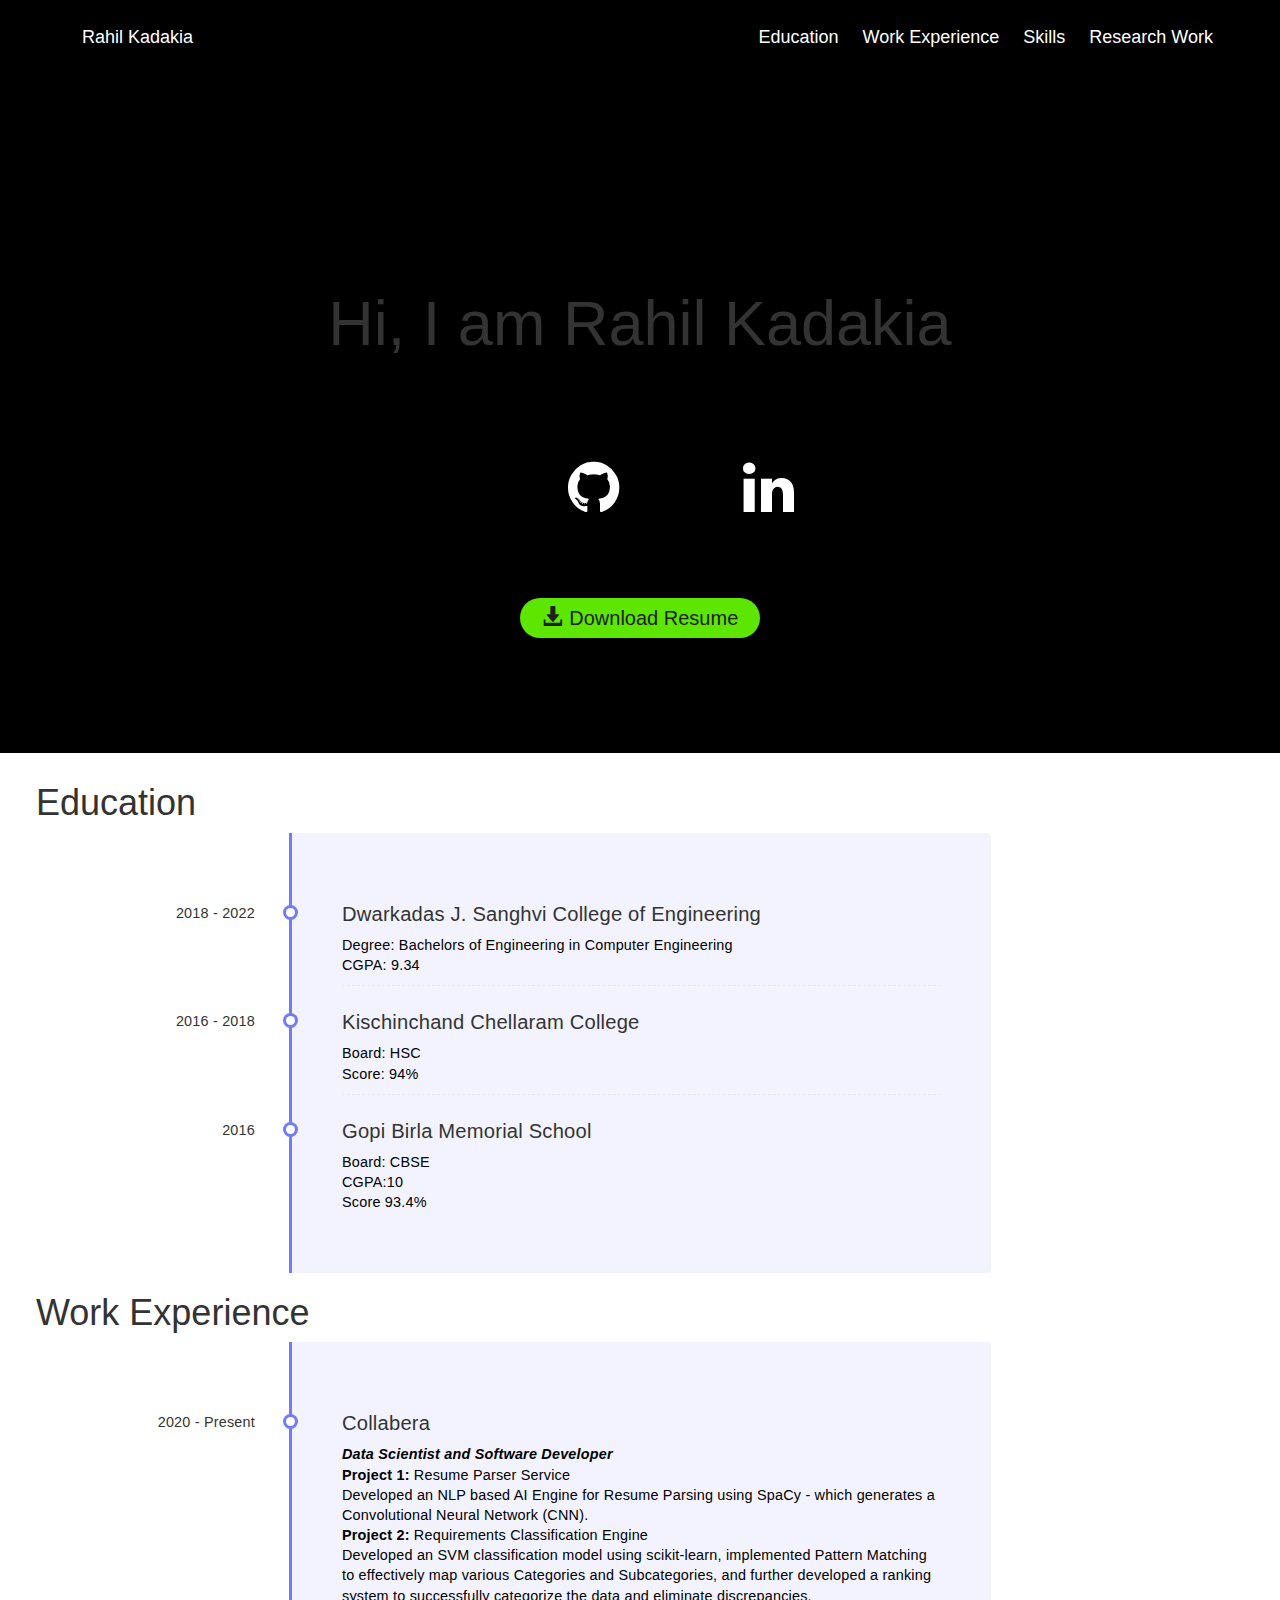
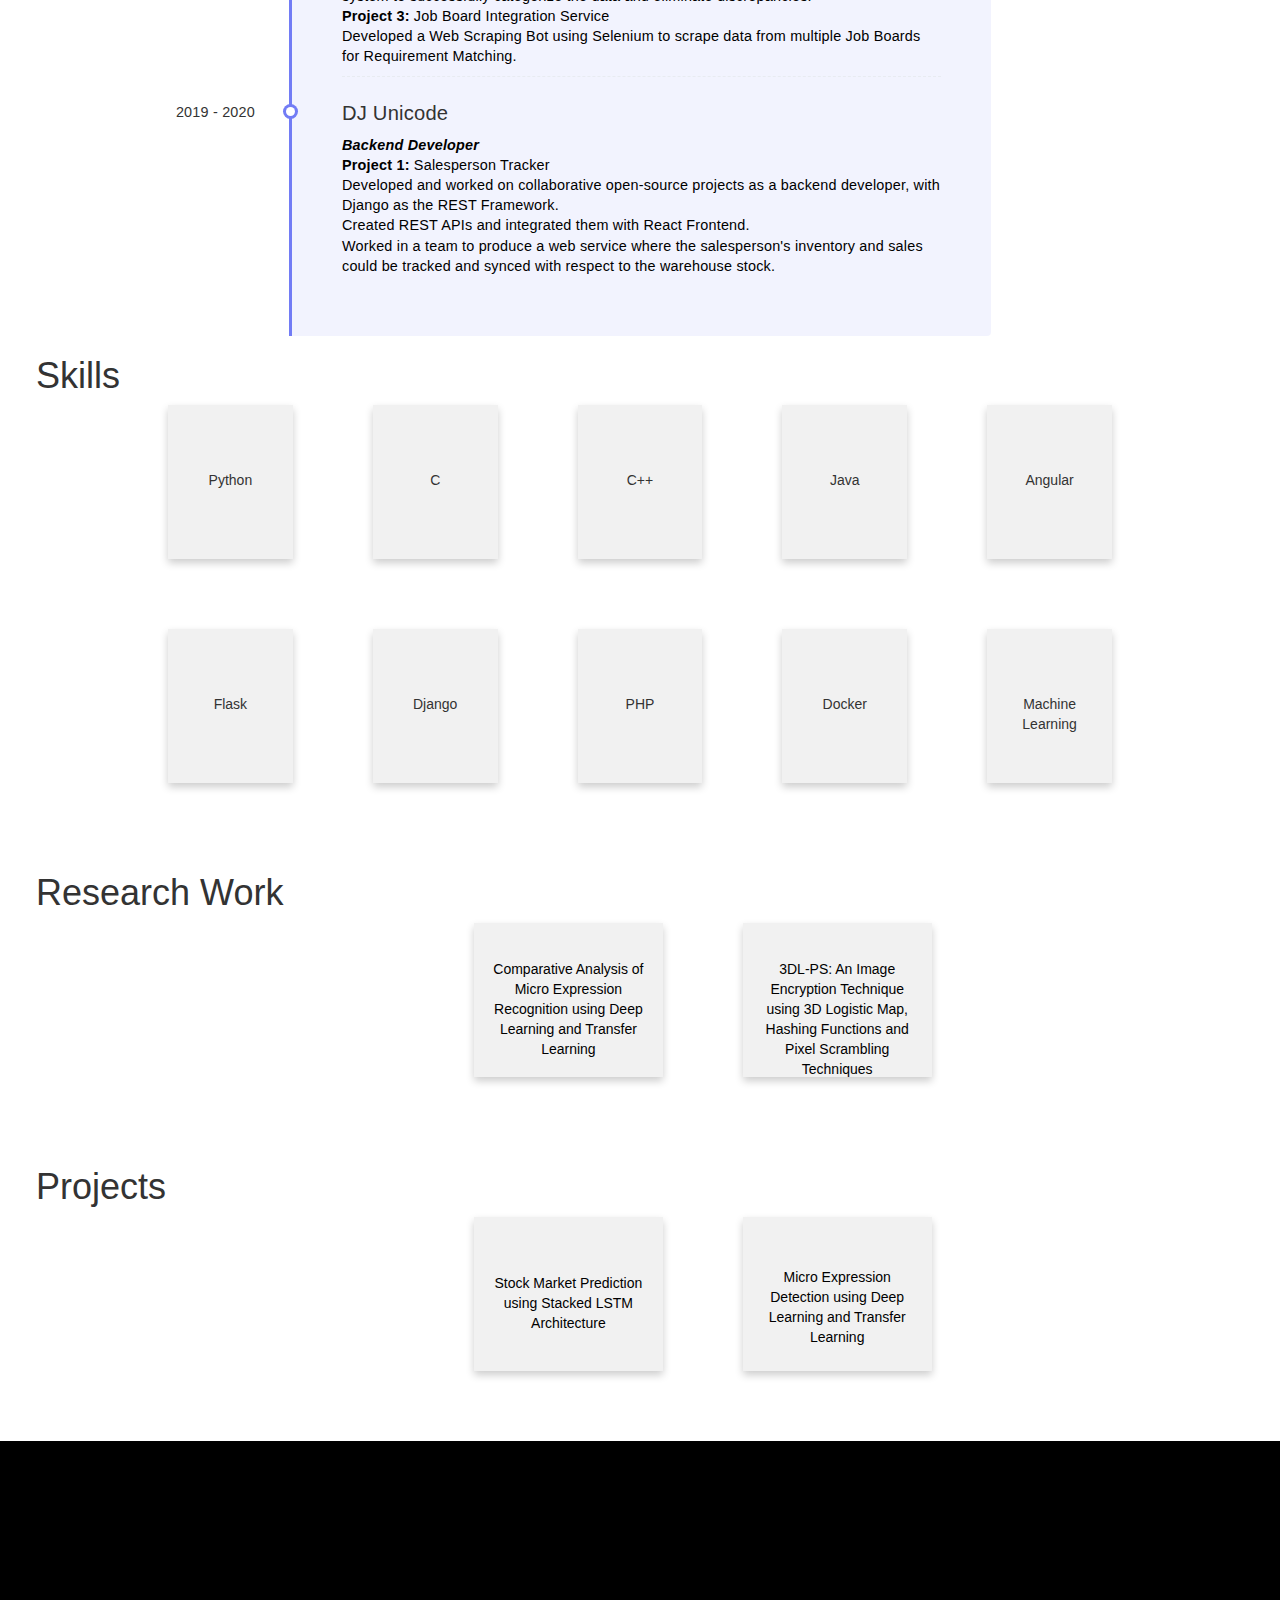
<file: index.html>
<!DOCTYPE html>
<html lang="en">

<head>
    <meta charset="UTF-8">
    <meta http-equiv="X-UA-Compatible" content="IE=edge">
    <meta name="viewport" content="width=device-width, initial-scale=1.0">
    <title>Rahil Kadakia's Portfolio</title>

    <link rel="stylesheet" href="index.css">
    <link rel="stylesheet" href="https://cdnjs.cloudflare.com/ajax/libs/font-awesome/4.7.0/css/font-awesome.min.css">
    <!-- Latest compiled and minified CSS -->
    <link rel="stylesheet" href="https://maxcdn.bootstrapcdn.com/bootstrap/3.4.1/css/bootstrap.min.css">
    <!-- jQuery library -->
    <script src="https://ajax.googleapis.com/ajax/libs/jquery/3.5.1/jquery.min.js"></script>
    <!-- Latest compiled JavaScript -->
    <script src="https://maxcdn.bootstrapcdn.com/bootstrap/3.4.1/js/bootstrap.min.js"></script>
</head>

<body>
    <div class="navbar"><!-- NAVBAR STARTS HERE -->
        <div class="container">
            <a href="#" class="logo">Rahil Kadakia</a>
            <div class="navbar-right">
                <a href="#education">Education</a>
                <a href="#work">Work Experience</a>
                <a href="#skills">Skills</a>
                <a href="#research">Research Work</a>
            </div>
        </div>
    </div>
    
    <!-- Jumbotron -->

    <div class="jumbotron">
        <h1 class="display-4 jumbotron-heading">Hi, I am Rahil Kadakia</h1>
        
        <div class="socials">
            
                <a href="https://github.com/rahilkadakia" target="_blank">
                    <i class="fa fa-github" style="font-size:60px"></i>
                </a>
            
                <a href="https://www.linkedin.com/in/rahilkadakia99/" target="_blank">
                    <i class="fa fa-linkedin" style="font-size:60px"></i>
                </a>
            
        </div>
        
        <div class="button-outer">
            <a href="Rahil_Resume.pdf" target="_blank">
                <button class="resume-button"><span class="glyphicon glyphicon-download-alt"></span>
                    Download Resume
                </button>
            </a>
        </div>
    </div>

    <div class="education" id="education">
        <h1 class="cat-head">Education</h1>
        <div class="container">
            <div class="row">
                <!-- <div class="col-lg-12"> -->
                    <div class="card">
                        <div class="card-body">
                            <div id="content">
                                <ul class="timeline">
                                    <li class="event" data-date="2018 - 2022">
                                        <h1>Dwarkadas J. Sanghvi College of Engineering</h1>
                                        <p>Degree: Bachelors of Engineering in Computer Engineering <br> CGPA: 9.34</p>
                                    </li>
                                    <li class="event" data-date="2016 - 2018">
                                        <h1>Kischinchand Chellaram College</h1>
                                        <p>Board: HSC <br> Score: 94%</p>
                                    </li>
                                    <li class="event" data-date="2016">
                                        <h1>Gopi Birla Memorial School</h1>
                                        <p>Board: CBSE <br> CGPA:10 <br> Score 93.4%</p>
                                    </li>
                                </ul>
                            </div>
                        </div>
                    </div>
                <!-- </div> -->
            </div>
        </div>
    </div>

    <div class="work" id="work">
        <h1 class="cat-head">Work Experience</h1>
        <div class="container">
            <div class="row">
                <!-- <div class="col-lg-12"> -->
                    <div class="card">
                        <div class="card-body">
                            <div id="content">
                                <ul class="timeline">
                                    <li class="event" data-date="2020 - Present">
                                        <h1>Collabera</h1>
                                        <p><i><b>Data Scientist and Software Developer</b></i> <br>
                                            <b>Project 1:</b> Resume Parser Service <br> 
                                            Developed an NLP based AI Engine for Resume Parsing using SpaCy - which generates a Convolutional Neural Network (CNN). <br> 
                                            <b>Project 2:</b> Requirements Classification Engine <br>
                                            Developed an SVM classification model using scikit-learn, implemented Pattern Matching to effectively map various Categories and Subcategories, and further developed a ranking system to successfully categorize the data and eliminate discrepancies. <br>
                                            <b>Project 3:</b> Job Board Integration Service <br>
                                            Developed a Web Scraping Bot using Selenium to scrape data from multiple Job Boards for Requirement Matching.
                                        </p>
                                        
                                    </li>
                                    <li class="event" data-date="2019 - 2020">
                                        <h1>DJ Unicode</h1>
                                        <p><i><b>Backend Developer</b></i> <br>
                                            <b>Project 1:</b> Salesperson Tracker <br>
                                            Developed and worked on collaborative open-source projects as a backend developer, with Django as the REST Framework. <br>
                                            Created REST APIs and integrated them with React Frontend. <br>
                                            Worked in a team to produce a web service where the salesperson's inventory and sales could be tracked and synced with respect to the warehouse stock.
                                        </p>
                                    </li>
                                </ul>
                            </div>
                        </div>
                    </div>
                <!-- </div> -->
            </div>
        </div>

    </div>

    <div class="skills" id="skills">
        <h1 class="cat-head">Skills</h1>

        <div class="row">
            <div class="column">
              <div class="card python">Python</div>
            </div>
            <div class="column">
              <div class="card c">C</div>
            </div>
            <div class="column">
              <div class="card cpp">C++</div>
            </div>
            <div class="column">
              <div class="card java">Java</div>
            </div>
            <div class="column">
              <div class="card angular">Angular</div>
            </div>
        </div>
        
        <div class="row">
            <div class="column">
              <div class="card flask">Flask</div>
            </div>
            <div class="column">
              <div class="card django">Django</div>
            </div>
            <div class="column">
              <div class="card php">PHP</div>
            </div>
            <div class="column">
              <div class="card docker">Docker</div>
            </div>
            <div class="column">
              <div class="card ml">Machine Learning</div>
            </div>
        </div>
    </div>

    

    <div class="research" id="research">
        <h1 class="cat-head">Research Work</h1>
        <div class="row">
            <div class="column">
                <a href="https://ieeexplore.ieee.org/document/9587731" target="_blank">
                    <div class="card">
                        <p>Comparative Analysis of Micro Expression Recognition using Deep Learning and Transfer Learning</p>
                    </div>
                </a>
            </div>
            <div class="column">
                <a href="#!" data-toggle="popover" data-trigger="focus" title="Paper Status" data-content="Paper under Review">
                    <div class="card">
                        <p>3DL-PS: An Image Encryption Technique using 3D Logistic Map, Hashing Functions and Pixel Scrambling Techniques</p>
                    </div>
                </a>
            </div>
        </div>
    </div>

    <script>
        $(document).ready(function(){
            $('[data-toggle="popover"]').popover();   
        });
    </script>


    <div class="projects" id="projects">
        <h1 class="cat-head">Projects</h1>
        <div class="row">
            <div class="column">
                <a href="https://github.com/rahilkadakia/Stockmarket/" target="_blank">
                    <div class="card stock-market">
                        <p>Stock Market Prediction using Stacked LSTM Architecture</p>
                    </div>
                </a>
            </div>
            <div class="column">
                <a href="https://github.com/rahilkadakia/MicroExpressionAI" target="_blank">
                    <div class="card micro-expressions">
                        <p>Micro Expression Detection using Deep Learning and Transfer Learning</p>
                    </div>
                </a>
            </div>
        </div>
    </div>
    
    <div class="footer">

    </div>


</body>
</html>
</file>
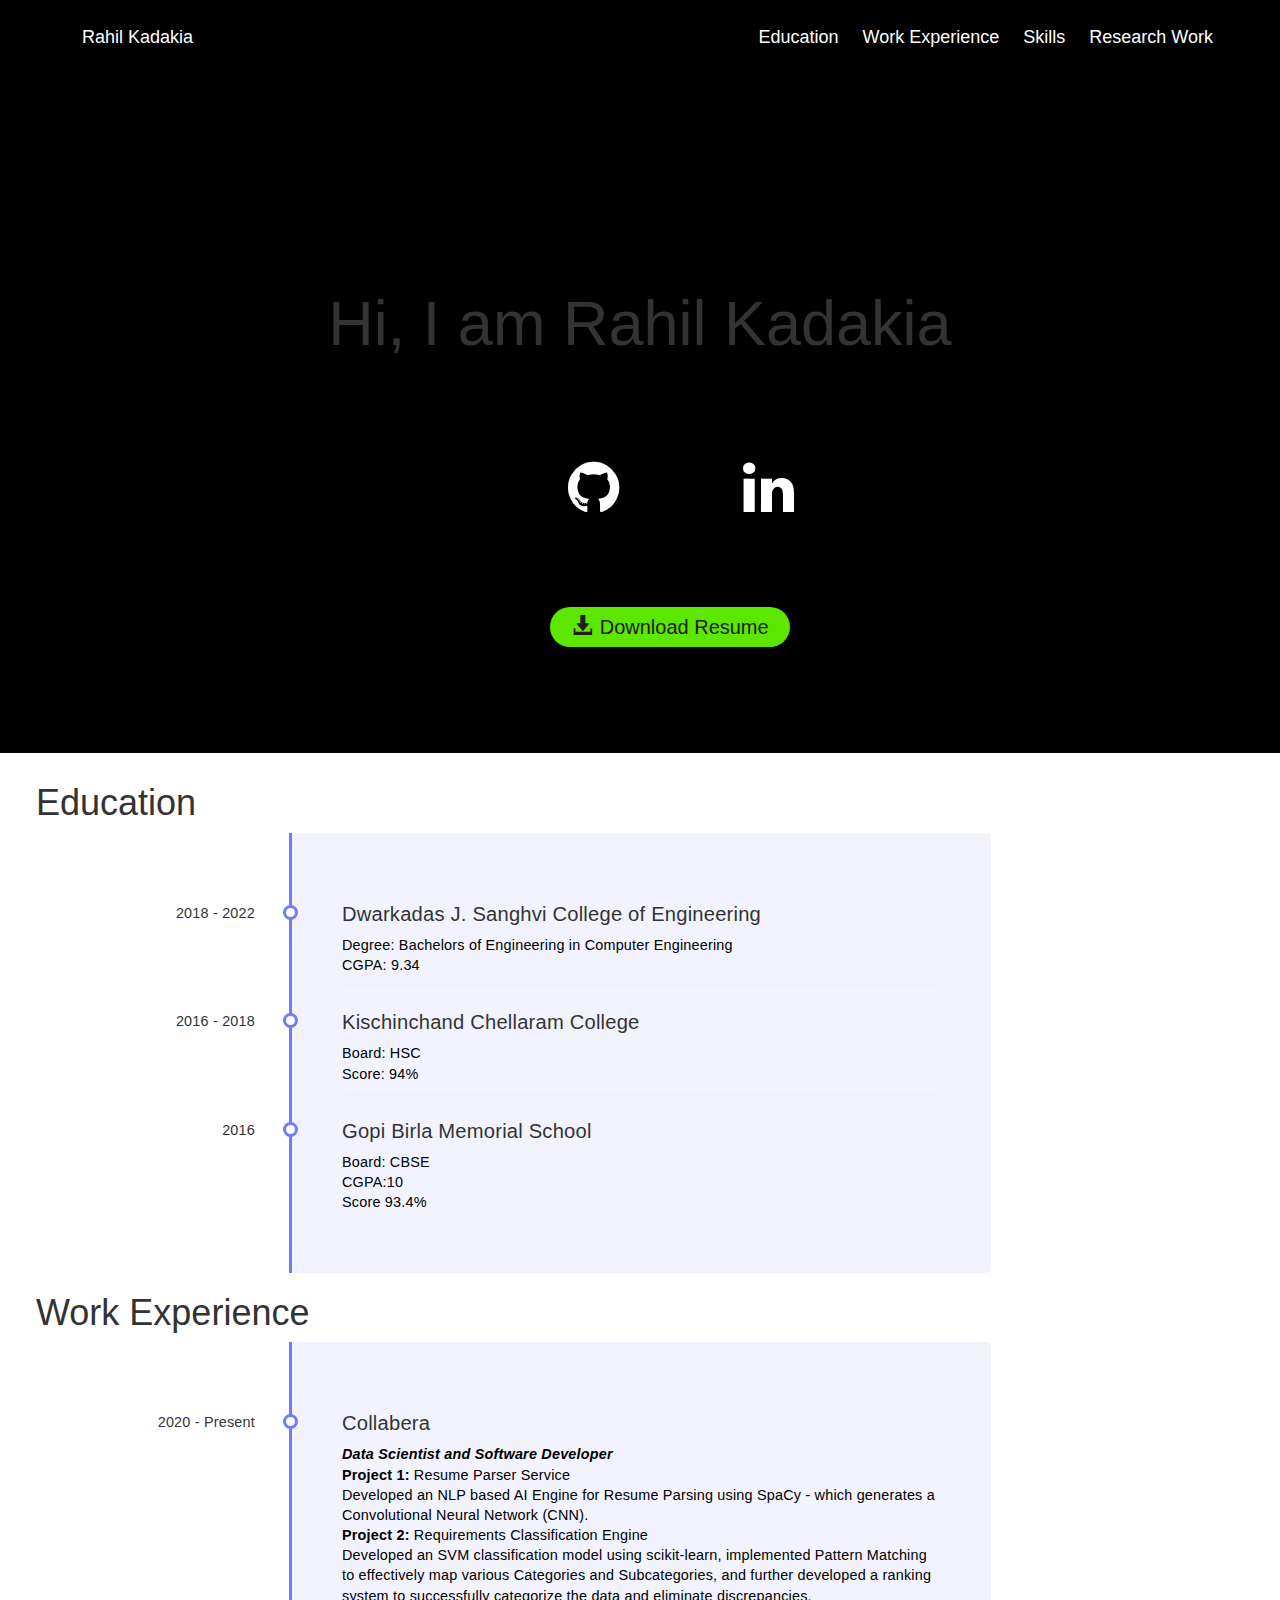
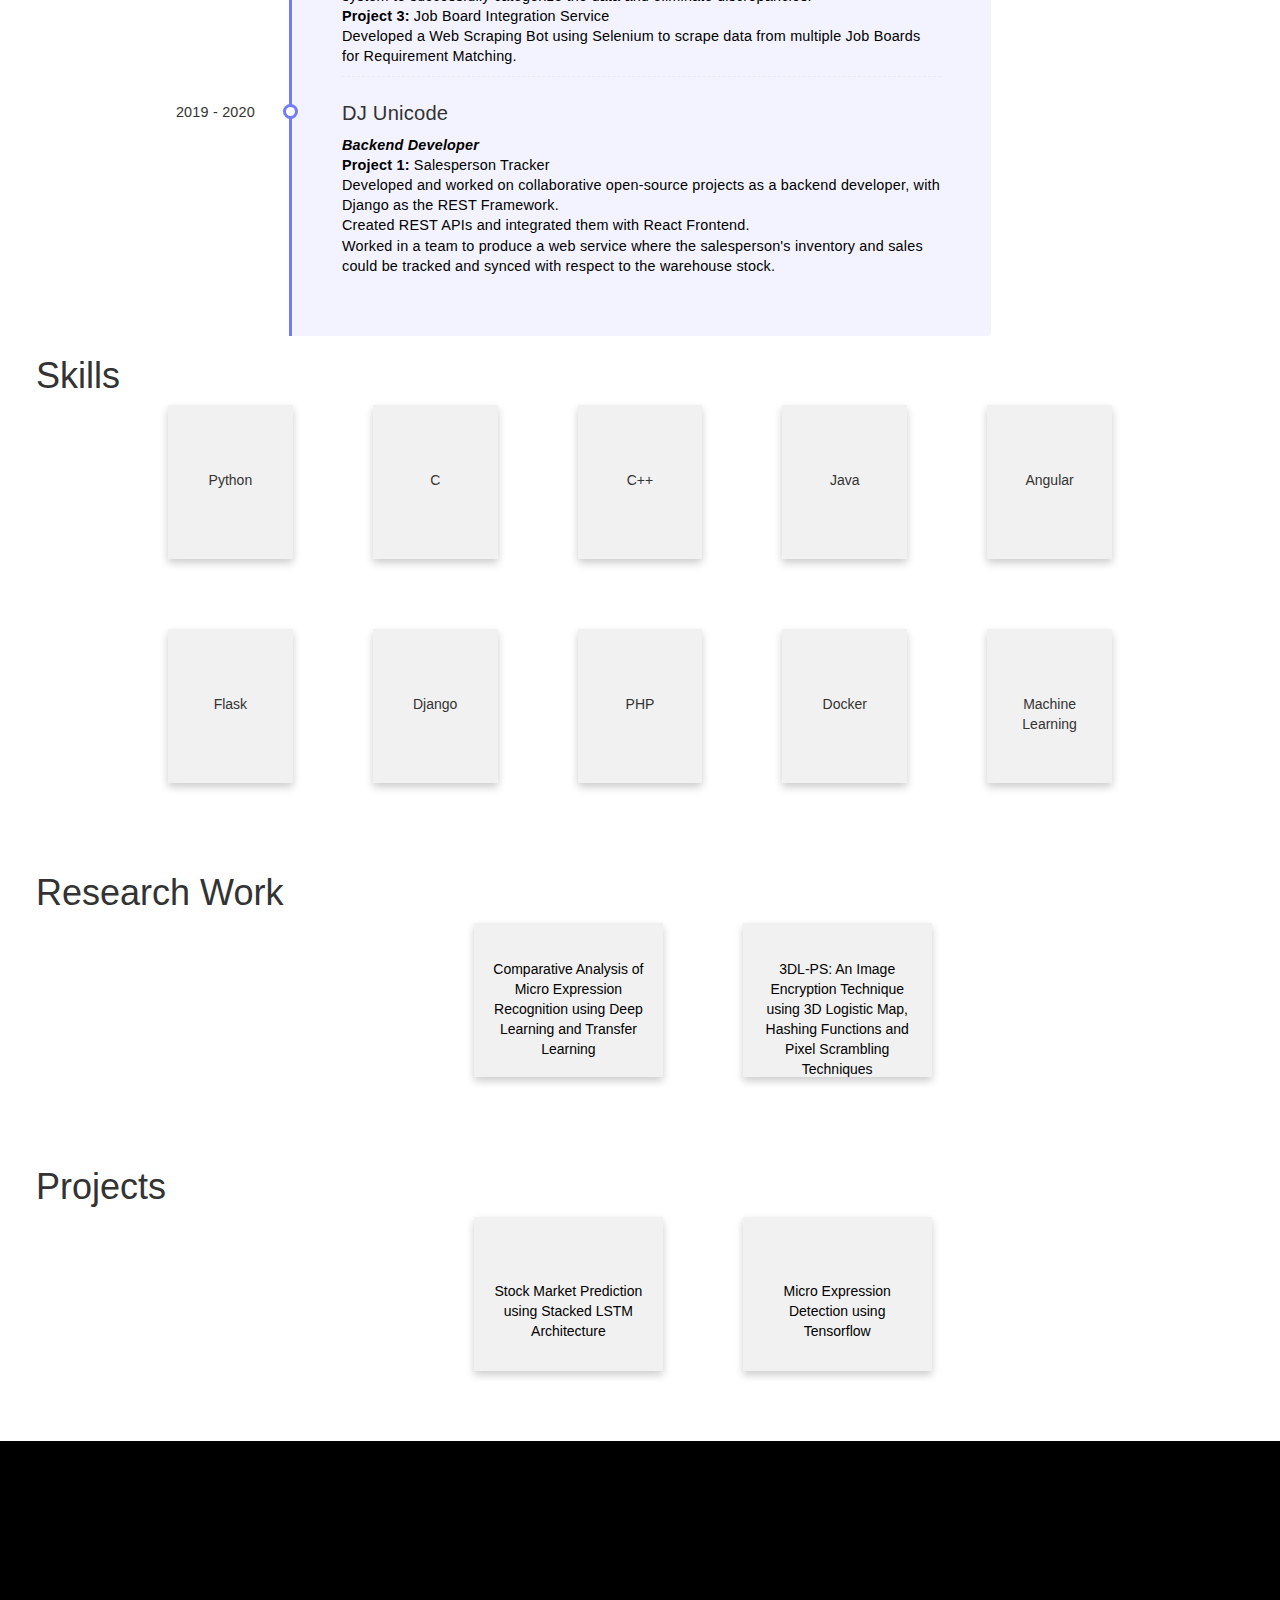
<file: home.html>
<!DOCTYPE html>
<html lang="en">

<head>
    <meta charset="UTF-8">
    <meta http-equiv="X-UA-Compatible" content="IE=edge">
    <meta name="viewport" content="width=device-width, initial-scale=1.0">
    <title>Rahil Kadakia's Portfolio</title>

    <link rel="stylesheet" href="home.css">
    <link rel="stylesheet" href="https://cdnjs.cloudflare.com/ajax/libs/font-awesome/4.7.0/css/font-awesome.min.css">
    <!-- Latest compiled and minified CSS -->
    <link rel="stylesheet" href="https://maxcdn.bootstrapcdn.com/bootstrap/3.4.1/css/bootstrap.min.css">
    <!-- jQuery library -->
    <script src="https://ajax.googleapis.com/ajax/libs/jquery/3.5.1/jquery.min.js"></script>
    <!-- Latest compiled JavaScript -->
    <script src="https://maxcdn.bootstrapcdn.com/bootstrap/3.4.1/js/bootstrap.min.js"></script>
</head>

<body>
    <div class="navbar"><!-- NAVBAR STARTS HERE -->
        <div class="container">
            <a href="#" class="logo">Rahil Kadakia</a>
            <div class="navbar-right">
                <a href="#education">Education</a>
                <a href="#work">Work Experience</a>
                <a href="#skills">Skills</a>
                <a href="#research">Research Work</a>
            </div>
        </div>
    </div>
    
    <!-- Jumbotron -->

    <div class="jumbotron">
        <h1 class="display-4 jumbotron-heading">Hi, I am Rahil Kadakia</h1>
        
        <div class="socials">
            
                <a href="https://github.com/rahilkadakia" target="_blank">
                    <i class="fa fa-github" style="font-size:60px"></i>
                </a>
            
                <a href="https://www.linkedin.com/in/rahilkadakia99/" target="_blank">
                    <i class="fa fa-linkedin" style="font-size:60px"></i>
                </a>
            
        </div>
        
        <a href="Rahil_Resume.pdf" target="_blank">
            <button class="resume-button"><span class="glyphicon glyphicon-download-alt"></span>
                Download Resume
            </button>
        </a>
    </div>

    <div class="education" id="education">
        <h1 class="cat-head">Education</h1>
        <div class="container">
            <div class="row">
                <!-- <div class="col-lg-12"> -->
                    <div class="card">
                        <div class="card-body">
                            <div id="content">
                                <ul class="timeline">
                                    <li class="event" data-date="2018 - 2022">
                                        <h1>Dwarkadas J. Sanghvi College of Engineering</h1>
                                        <p>Degree: Bachelors of Engineering in Computer Engineering <br> CGPA: 9.34</p>
                                    </li>
                                    <li class="event" data-date="2016 - 2018">
                                        <h1>Kischinchand Chellaram College</h1>
                                        <p>Board: HSC <br> Score: 94%</p>
                                    </li>
                                    <li class="event" data-date="2016">
                                        <h1>Gopi Birla Memorial School</h1>
                                        <p>Board: CBSE <br> CGPA:10 <br> Score 93.4%</p>
                                    </li>
                                </ul>
                            </div>
                        </div>
                    </div>
                <!-- </div> -->
            </div>
        </div>
    </div>

    <div class="work" id="work">
        <h1 class="cat-head">Work Experience</h1>
        <div class="container">
            <div class="row">
                <!-- <div class="col-lg-12"> -->
                    <div class="card">
                        <div class="card-body">
                            <div id="content">
                                <ul class="timeline">
                                    <li class="event" data-date="2020 - Present">
                                        <h1>Collabera</h1>
                                        <p><i><b>Data Scientist and Software Developer</b></i> <br>
                                            <b>Project 1:</b> Resume Parser Service <br> 
                                            Developed an NLP based AI Engine for Resume Parsing using SpaCy - which generates a Convolutional Neural Network (CNN). <br> 
                                            <b>Project 2:</b> Requirements Classification Engine <br>
                                            Developed an SVM classification model using scikit-learn, implemented Pattern Matching to effectively map various Categories and Subcategories, and further developed a ranking system to successfully categorize the data and eliminate discrepancies. <br>
                                            <b>Project 3:</b> Job Board Integration Service <br>
                                            Developed a Web Scraping Bot using Selenium to scrape data from multiple Job Boards for Requirement Matching.
                                        </p>
                                        
                                    </li>
                                    <li class="event" data-date="2019 - 2020">
                                        <h1>DJ Unicode</h1>
                                        <p><i><b>Backend Developer</b></i> <br>
                                            <b>Project 1:</b> Salesperson Tracker <br>
                                            Developed and worked on collaborative open-source projects as a backend developer, with Django as the REST Framework. <br>
                                            Created REST APIs and integrated them with React Frontend. <br>
                                            Worked in a team to produce a web service where the salesperson's inventory and sales could be tracked and synced with respect to the warehouse stock.
                                        </p>
                                    </li>
                                </ul>
                            </div>
                        </div>
                    </div>
                <!-- </div> -->
            </div>
        </div>

    </div>

    <div class="skills" id="skills">
        <h1 class="cat-head">Skills</h1>

        <div class="row">
            <div class="column">
              <div class="card">Python</div>
            </div>
            <div class="column">
              <div class="card">C</div>
            </div>
            <div class="column">
              <div class="card">C++</div>
            </div>
            <div class="column">
              <div class="card">Java</div>
            </div>
            <div class="column">
              <div class="card">Angular</div>
            </div>
        </div>
        
        <div class="row">
            <div class="column">
              <div class="card">Flask</div>
            </div>
            <div class="column">
              <div class="card">Django</div>
            </div>
            <div class="column">
              <div class="card">PHP</div>
            </div>
            <div class="column">
              <div class="card">Docker</div>
            </div>
            <div class="column">
              <div class="card">Machine Learning</div>
            </div>
        </div>
    </div>

    

    <div class="research" id="research">
        <h1 class="cat-head">Research Work</h1>
        <div class="row">
            <div class="column">
                <a href="https://ieeexplore.ieee.org/document/9587731" target="_blank">
                    <div class="card">
                        <p>Comparative Analysis of Micro Expression Recognition using Deep Learning and Transfer Learning</p>
                    </div>
                </a>
            </div>
            <div class="column">
                <a href="#!" data-toggle="popover" data-trigger="focus" title="Paper Status" data-content="Paper under Review">
                    <div class="card">
                        <p>3DL-PS: An Image Encryption Technique using 3D Logistic Map, Hashing Functions and Pixel Scrambling Techniques</p>
                    </div>
                </a>
            </div>
        </div>
    </div>

    <script>
        $(document).ready(function(){
            $('[data-toggle="popover"]').popover();   
        });
    </script>


    <div class="projects" id="projects">
        <h1 class="cat-head">Projects</h1>
        <div class="row">
            <div class="column">
                <a href="https://github.com/rahilkadakia/Stockmarket/" target="_blank">
                    <div class="card">
                        <p>Stock Market Prediction using Stacked LSTM Architecture</p>
                    </div>
                </a>
            </div>
            <div class="column">
                <a href="https://github.com/rahilkadakia/MicroExpressionAI" target="_blank">
                    <div class="card">
                        <p>Micro Expression Detection using Tensorflow</p>
                    </div>
                </a>
            </div>
        </div>
    </div>
    
    <div class="footer">

    </div>


</body>
</html>
</file>
<file: index.css>
body{margin-top:20px;}
.timeline {
    border-left: 3px solid #727cf5;
    border-bottom-right-radius: 4px;
    border-top-right-radius: 4px;
    background: rgba(114, 124, 245, 0.09);
    margin: 0 auto;
    letter-spacing: 0.2px;
    position: relative;
    line-height: 1.4em;
    font-size: 1.03em;
    padding: 50px;
    list-style: none;
    text-align: left;
    max-width: 60%;
}

@media (max-width: 767px) {
    .timeline {
        max-width: 98%;
        padding: 25px;
    }
}

.timeline h1 {
    font-weight: 300;
    font-size: 1.4em;
}

.timeline h2,
.timeline h3 {
    font-weight: 600;
    font-size: 1rem;
    margin-bottom: 10px;
}

.timeline .event {
    border-bottom: 1px dashed #e8ebf1;
    /* padding-bottom: 25px; */
    margin-bottom: 25px;
    position: relative;
}

@media (max-width: 767px) {
    .timeline .event {
        padding-top: 30px;
    }
}

.timeline .event:last-of-type {
    padding-bottom: 0;
    margin-bottom: 0;
    border: none;
}

.timeline .event:before,
.timeline .event:after {
    position: absolute;
    display: block;
    top: 0;
}

.timeline .event:before {
    left: -207px;
    content: attr(data-date);
    text-align: right;
    font-weight: 100;
    font-size: 1em;
    min-width: 120px;
}

@media (max-width: 767px) {
    .timeline .event:before {
        left: 0px;
        text-align: left;
    }
}

.timeline .event:after {
    -webkit-box-shadow: 0 0 0 3px #727cf5;
    box-shadow: 0 0 0 3px #727cf5;
    left: -55.8px;
    background: #fff;
    border-radius: 50%;
    height: 9px;
    width: 9px;
    content: "";
    top: 5px;
}

@media (max-width: 767px) {
    .timeline .event:after {
        left: -31.8px;
    }
}

.rtl .timeline {
    border-left: 0;
    text-align: right;
    border-bottom-right-radius: 0;
    border-top-right-radius: 0;
    border-bottom-left-radius: 4px;
    border-top-left-radius: 4px;
    border-right: 3px solid #727cf5;
}

.rtl .timeline .event::before {
    left: 0;
    right: -170px;
}

.rtl .timeline .event::after {
    left: 0;
    right: -55.8px;
}

.navbar {
    overflow: hidden;
    /* background-color: rgba(0, 0, 0, 0.8); */
    /* background-color: white; */
    background-color: black;
    padding-top: 0px;
    font-family: 'Montserrat', sans-serif;
    padding-bottom: 21px;
    padding-left: 10px;
    padding-right: 10px;
    justify-content: center;
    position: fixed !important;
    width: 100%;
    z-index: 1001;
    margin-bottom: 0px !important;
    border-radius: 0px !important;
    vertical-align: middle;
    /* -webkit-transition: all ease-out .3s; */
}

.navbar a {
    float: left;
    /* color: #232323; */
    color: white;
    text-align: center;
    padding: 24px 12px 0px 12px;
    text-decoration: none;
    font-size: 18px;
    /* line-height: 25px; */
    border-radius: 4px;
}

.navbar a:hover{
    text-decoration: underline;
    color: white;
    opacity: 0.8;
}

.footer {
    position: static;
    /* opacity: 0.9; */
    left: 0;
    bottom: 0;
    width: 100%;
    height: 15em;
    background-color: black;
    color: white;
    text-align: center;
  }


.jumbotron{
    width: auto;
    height: 753px;
    background-color: black !important;
}

.jumbotron-heading{
    text-align: center;
    padding-top: 3.5em;
}

.event h1 p i b{
    line-height: 0.1em;
}

.cat-head{
    margin-left: 1em;
}

/* .work .container{
    background-color: rgba(114, 124, 245, 0.09);
} */

/* width */
::-webkit-scrollbar {
    width: 17px;
}
  
  /* Track */
::-webkit-scrollbar-track {
    box-shadow: inset 0 0 5px grey; 
}
   
  /* Handle */
::-webkit-scrollbar-thumb {
    background-color: #afafaf;
    border-radius: 10px;
}
  
  /* Handle on hover */
::-webkit-scrollbar-thumb:hover {
    background: gray; 
}

.skills .column {
    float: left;
    width: 20%;
    padding: 0 40px;
  }
  
  /* Remove extra left and right margins, due to padding in columns */
  .row {margin: 0 -5px;}
  
  /* Clear floats after the columns */
  .row:after {
    content: "";
    display: table;
    clear: both;
  }
  
  /* Style the counter cards */
.skills .card {
    box-shadow: 0 4px 8px 0 rgba(0, 0, 0, 0.2); /* this adds the "card" effect */
    padding: 16px;
    text-align: center;
    background-color: #f1f1f1;
    height: 11em; 
    padding-top: 4.6em;
  }
  
.skills .row{
    /* margin-left: 2em;
    margin-right: 2em;
    margin-bottom: 3em; */
    margin: auto;
    padding-bottom: 5em;
    width: 80%;
}

.research .card {
    box-shadow: 0 4px 8px 0 rgba(0, 0, 0, 0.2); /* this adds the "card" effect */
    padding: 16px;
    text-align: center;
    background-color: #f1f1f1;
    height: 11em; 
    padding-top: 4.6em;
  }
  
.research .row{
    /* margin-left: 2em;
    margin-right: 2em;
    margin-bottom: 3em; */
    /* margin: auto; */
    padding-bottom: 5em;
    width: 70%;
    margin-left: 31em;
}

.research .column {
    float: left;
    width: 30%;
    padding: 0 40px;
  }

.research{
    align-items: center;
}


.projects .stock-market {
    box-shadow: 0 4px 8px 0 rgba(0, 0, 0, 0.2); /* this adds the "card" effect */
    padding: 16px;
    text-align: center;
    background-color: #f1f1f1;
    height: 11em; 
    padding-top: 4em;
}

.projects .micro-expressions {
    box-shadow: 0 4px 8px 0 rgba(0, 0, 0, 0.2); /* this adds the "card" effect */
    padding: 16px;
    text-align: center;
    background-color: #f1f1f1;
    height: 11em; 
    padding-top: 3.6em;
}

.projects .row{
    /* margin-left: 2em;
    margin-right: 2em;
    margin-bottom: 3em; */
    /* margin: auto; */
    padding-bottom: 5em;
    width: 70%;
    margin-left: 31em;
}

.projects .column {
    float: left;
    width: 30%;
    padding: 0 40px;
  }

.projects{
    align-items: center;
    margin: 0;
    position: relative;
}

.research p{
    margin-top: -2em;
}

.resume-button{
    margin: 0;
    position: absolute;
    top: 50%;
    left: 50%;
    -ms-transform: translate(-50%, -50%);
    transform: translate(-50%, -50%);
    width: 12em;
    height: 2em;
    font-size: 20px;
    background-color: #66ff00;
    border: none;
    cursor: pointer;
    opacity: 0.9;
    color: #242424;
    border-radius: 25px;
    /* margin-left: 43%;
    margin-top: 7%; */
}


.button-outer{
    height: 200px;
    position: relative;
}

.glyphicon-download-alt{
    padding-right: 2px;
    padding-top: 21 px;
}

.resume-button:hover{
    opacity: 1;
}

p{
    color: black;
}


.fa-github:before, .fa-linkedin:before{
    color: white;
}

.socials{
    margin-left: 35%;
}

.fa{
    margin-left: 2em;
    margin-top: 1.5em;
    color: white    ;
}

.fa:hover{
    opacity: 0.8;
}

.python:hover{
    background: url("Skills/python.jpg");
    background-repeat: no-repeat;
    background-size: 100% 100%;
    color: transparent;
}

.c:hover{
    background: url("Skills/C.jpg");
    background-repeat: no-repeat;
    background-size: 100% 100%;
    color: transparent;
}

.cpp:hover{
    background: url("Skills/cpp.jpg");
    background-repeat: no-repeat;
    background-size: 100% 100%;
    color: transparent;
}

.java:hover{
    background: url("Skills/java.jpg");
    background-repeat: no-repeat;
    background-size: 100% 100%;
    color: transparent;
}

.angular:hover{
    background: url("Skills/angular.jpg");
    background-repeat: no-repeat;
    background-size: 100% 100%;
    color: transparent;
}

.flask:hover{
    background: url("Skills/flask.jpg");
    background-repeat: no-repeat;
    background-size: 100% 100%;
    color: transparent;
}

.django:hover{
    background: url("Skills/django.jpg");
    background-repeat: no-repeat;
    background-size: 100% 100%;
    color: transparent;
}

.php:hover{
    background: url("Skills/php.jpg");
    background-repeat: no-repeat;
    background-size: 100% 100%;
    color: transparent;
}

.docker:hover{
    background: url("Skills/docker.jpg");
    background-repeat: no-repeat;
    background-size: 100% 100%;
    color: transparent;
}

.ml:hover{
    background: url("Skills/ml.jpg");
    background-repeat: no-repeat;
    background-size: 100% 100%;
    color: transparent;
}

.flask:hover{
    background: url("Skills/flask.jpg");
    background-repeat: no-repeat;
    background-size: 100% 100%;
    color: transparent;
}
</file>
<file: home.css>
body{margin-top:20px;}
.timeline {
    border-left: 3px solid #727cf5;
    border-bottom-right-radius: 4px;
    border-top-right-radius: 4px;
    background: rgba(114, 124, 245, 0.09);
    margin: 0 auto;
    letter-spacing: 0.2px;
    position: relative;
    line-height: 1.4em;
    font-size: 1.03em;
    padding: 50px;
    list-style: none;
    text-align: left;
    max-width: 60%;
}

@media (max-width: 767px) {
    .timeline {
        max-width: 98%;
        padding: 25px;
    }
}

.timeline h1 {
    font-weight: 300;
    font-size: 1.4em;
}

.timeline h2,
.timeline h3 {
    font-weight: 600;
    font-size: 1rem;
    margin-bottom: 10px;
}

.timeline .event {
    border-bottom: 1px dashed #e8ebf1;
    /* padding-bottom: 25px; */
    margin-bottom: 25px;
    position: relative;
}

@media (max-width: 767px) {
    .timeline .event {
        padding-top: 30px;
    }
}

.timeline .event:last-of-type {
    padding-bottom: 0;
    margin-bottom: 0;
    border: none;
}

.timeline .event:before,
.timeline .event:after {
    position: absolute;
    display: block;
    top: 0;
}

.timeline .event:before {
    left: -207px;
    content: attr(data-date);
    text-align: right;
    font-weight: 100;
    font-size: 1em;
    min-width: 120px;
}

@media (max-width: 767px) {
    .timeline .event:before {
        left: 0px;
        text-align: left;
    }
}

.timeline .event:after {
    -webkit-box-shadow: 0 0 0 3px #727cf5;
    box-shadow: 0 0 0 3px #727cf5;
    left: -55.8px;
    background: #fff;
    border-radius: 50%;
    height: 9px;
    width: 9px;
    content: "";
    top: 5px;
}

@media (max-width: 767px) {
    .timeline .event:after {
        left: -31.8px;
    }
}

.rtl .timeline {
    border-left: 0;
    text-align: right;
    border-bottom-right-radius: 0;
    border-top-right-radius: 0;
    border-bottom-left-radius: 4px;
    border-top-left-radius: 4px;
    border-right: 3px solid #727cf5;
}

.rtl .timeline .event::before {
    left: 0;
    right: -170px;
}

.rtl .timeline .event::after {
    left: 0;
    right: -55.8px;
}

.navbar {
    overflow: hidden;
    /* background-color: rgba(0, 0, 0, 0.8); */
    /* background-color: white; */
    background-color: black;
    padding-top: 0px;
    font-family: 'Montserrat', sans-serif;
    padding-bottom: 21px;
    padding-left: 10px;
    padding-right: 10px;
    justify-content: center;
    position: fixed !important;
    width: 100%;
    z-index: 1001;
    margin-bottom: 0px !important;
    border-radius: 0px !important;
    vertical-align: middle;
    /* -webkit-transition: all ease-out .3s; */
}

.navbar a {
    float: left;
    /* color: #232323; */
    color: white;
    text-align: center;
    padding: 24px 12px 0px 12px;
    text-decoration: none;
    font-size: 18px;
    /* line-height: 25px; */
    border-radius: 4px;
}

.navbar a:hover{
    text-decoration: underline;
    color: white;
    opacity: 0.8;
}

.footer {
    position: static;
    /* opacity: 0.9; */
    left: 0;
    bottom: 0;
    width: 100%;
    height: 15em;
    background-color: black;
    color: white;
    text-align: center;
  }


.jumbotron{
    width: auto;
    height: 753px;
    background-color: black !important;
}

.jumbotron-heading{
    text-align: center;
    padding-top: 3.5em;
}

.event h1 p i b{
    line-height: 0.1em;
}

.cat-head{
    margin-left: 1em;
}

/* .work .container{
    background-color: rgba(114, 124, 245, 0.09);
} */

/* width */
::-webkit-scrollbar {
    width: 17px;
}
  
  /* Track */
::-webkit-scrollbar-track {
    box-shadow: inset 0 0 5px grey; 
}
   
  /* Handle */
::-webkit-scrollbar-thumb {
    background-color: #afafaf;
    border-radius: 10px;
}
  
  /* Handle on hover */
::-webkit-scrollbar-thumb:hover {
    background: gray; 
}

.skills .column {
    float: left;
    width: 20%;
    padding: 0 40px;
  }
  
  /* Remove extra left and right margins, due to padding in columns */
  .row {margin: 0 -5px;}
  
  /* Clear floats after the columns */
  .row:after {
    content: "";
    display: table;
    clear: both;
  }
  
  /* Style the counter cards */
.skills .card {
    box-shadow: 0 4px 8px 0 rgba(0, 0, 0, 0.2); /* this adds the "card" effect */
    padding: 16px;
    text-align: center;
    background-color: #f1f1f1;
    height: 11em; 
    padding-top: 4.6em;
  }
  
.skills .row{
    /* margin-left: 2em;
    margin-right: 2em;
    margin-bottom: 3em; */
    margin: auto;
    padding-bottom: 5em;
    width: 80%;
}

.research .card {
    box-shadow: 0 4px 8px 0 rgba(0, 0, 0, 0.2); /* this adds the "card" effect */
    padding: 16px;
    text-align: center;
    background-color: #f1f1f1;
    height: 11em; 
    padding-top: 4.6em;
  }
  
.research .row{
    /* margin-left: 2em;
    margin-right: 2em;
    margin-bottom: 3em; */
    /* margin: auto; */
    padding-bottom: 5em;
    width: 70%;
    margin-left: 31em;
}

.research .column {
    float: left;
    width: 30%;
    padding: 0 40px;
  }

.research{
    align-items: center;
}


.projects .card {
    box-shadow: 0 4px 8px 0 rgba(0, 0, 0, 0.2); /* this adds the "card" effect */
    padding: 16px;
    text-align: center;
    background-color: #f1f1f1;
    height: 11em; 
    padding-top: 4.6em;
  }
  
.projects .row{
    /* margin-left: 2em;
    margin-right: 2em;
    margin-bottom: 3em; */
    /* margin: auto; */
    padding-bottom: 5em;
    width: 70%;
    margin-left: 31em;
}

.projects .column {
    float: left;
    width: 30%;
    padding: 0 40px;
  }

.projects{
    align-items: center;
}

.research p{
    margin-top: -2em;
}

.resume-button{
    width: 12em;
    height: 2em;
    font-size: 20px;
    background-color: #66ff00;
    border: none;
    cursor: pointer;
    opacity: 0.9;
    color: #242424;
    border-radius: 25px;
    margin-left: 43%;
    margin-top: 7%;
}

.glyphicon-download-alt{
    padding-right: 2px;
    padding-top: 21 px;
}

.resume-button:hover{
    opacity: 1;
}

p{
    color: black;
}


.fa-github:before, .fa-linkedin:before{
    color: white;
}

.socials{
    margin-left: 35%;
}

.fa{
    margin-left: 2em;
    margin-top: 1.5em;
    color: white    ;
}

.fa:hover{
    opacity: 0.8;
}
</file>
